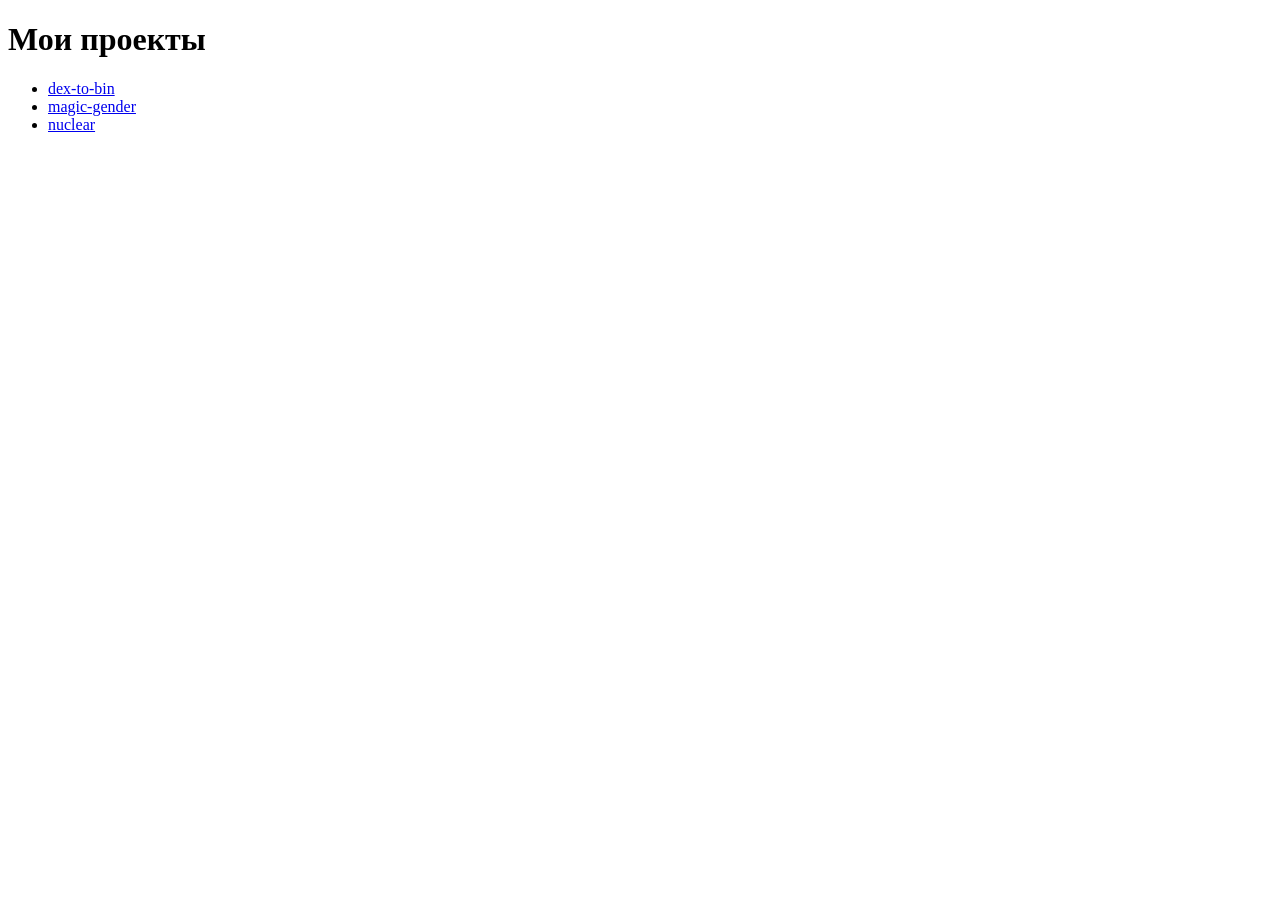
<file: index.html>
<!DOCTYPE html>
<html>
<head>
    <title>Мои проекты</title>
</head>
<body>
    <h1>Мои проекты</h1>
    <ul>
        <li><a href="dex-to-bin/">dex-to-bin</a></li>
        <li><a href="magic-gender/">magic-gender</a></li>
        <li><a href="nuclear/">nuclear</a></li>
    </ul>
</body>
</html>
</file>
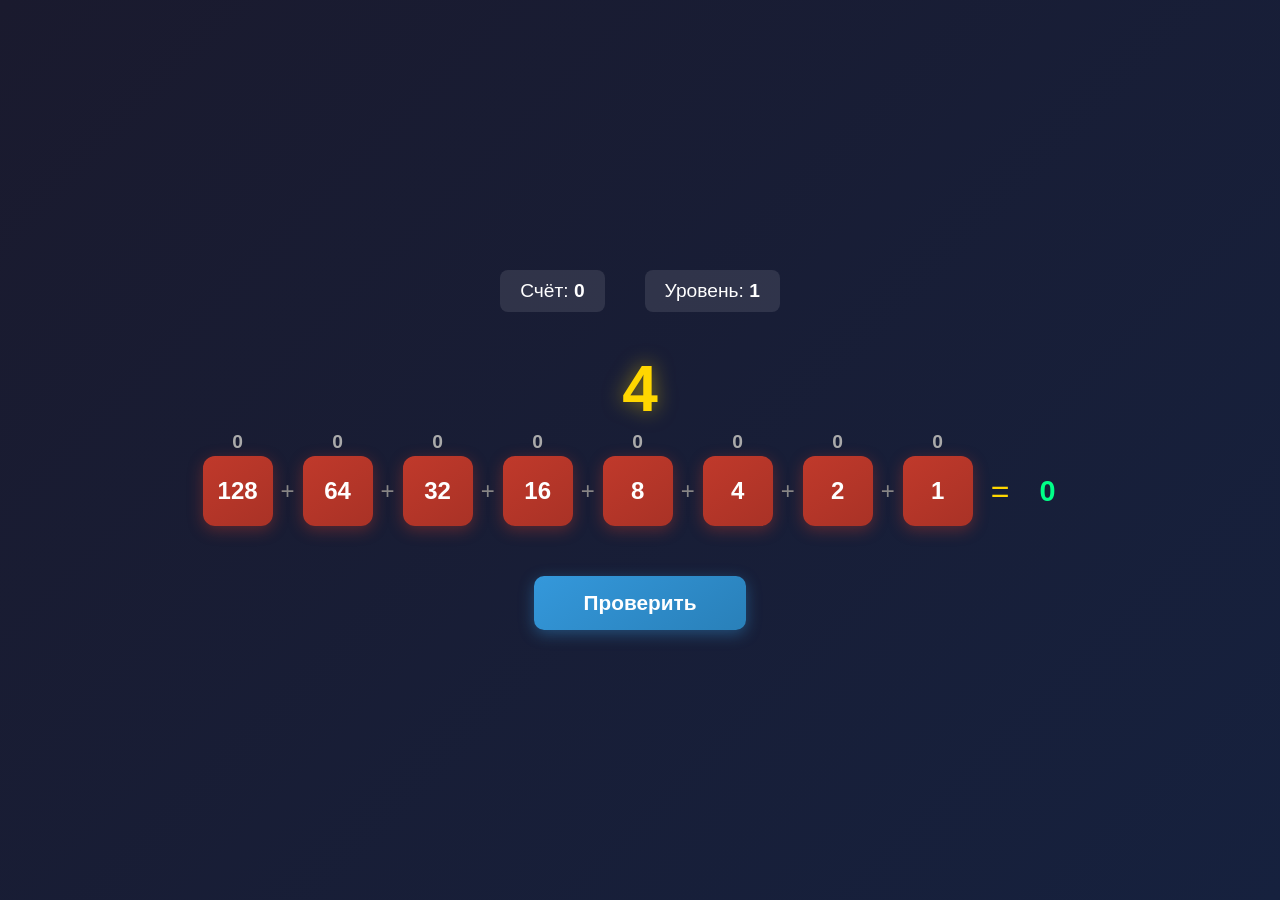
<file: dex-to-bin/index.html>
<!DOCTYPE html>
<html lang="ru">
<head>
    <meta charset="UTF-8">
    <meta name="viewport" content="width=device-width, initial-scale=1.0">
    <title>Десятичное в Двоичное</title>
    <style>
        * {
            margin: 0;
            padding: 0;
            box-sizing: border-box;
            user-select: none;
            -webkit-user-select: none;
        }

        body {
            font-family: 'Segoe UI', Tahoma, Geneva, Verdana, sans-serif;
            min-height: 100vh;
            display: flex;
            flex-direction: column;
            align-items: center;
            justify-content: center;
            background: linear-gradient(135deg, #1a1a2e 0%, #16213e 100%);
            color: #fff;
            padding: 20px;
        }

        .header {
            display: flex;
            gap: 40px;
            margin-bottom: 40px;
            font-size: 1.2rem;
        }

        .header span {
            background: rgba(255,255,255,0.1);
            padding: 10px 20px;
            border-radius: 8px;
        }

        .target-number {
            font-size: 4rem;
            font-weight: bold;
            margin-bottom: 30px;
            color: #ffd700;
            text-shadow: 0 0 20px rgba(255,215,0,0.5);
        }

        .timer-bar {
            width: 100%;
            max-width: 600px;
            height: 8px;
            background: #333;
            border-radius: 4px;
            margin-bottom: 30px;
            overflow: hidden;
            display: none;
        }

        .timer-fill {
            height: 100%;
            background: linear-gradient(90deg, #00ff88, #00cc66);
            transition: width 0.1s linear;
            border-radius: 4px;
        }

        .timer-fill.warning {
            background: linear-gradient(90deg, #ff6b6b, #ee5a5a);
        }

        .buttons-container {
            display: flex;
            align-items: center;
            gap: 8px;
            margin-bottom: 20px;
            flex-wrap: wrap;
            justify-content: center;
        }

        .bit-button {
            position: relative;
            width: 70px;
            height: 70px;
            font-size: 1.5rem;
            font-weight: bold;
            border: none;
            border-radius: 12px;
            cursor: pointer;
            transition: all 0.2s;
            display: flex;
            align-items: center;
            justify-content: center;
        }

        .bit-button.off {
            background: linear-gradient(145deg, #c0392b, #a93226);
            color: #fff;
            box-shadow: 0 4px 15px rgba(192,57,43,0.4);
        }

        .bit-button.on {
            background: linear-gradient(145deg, #27ae60, #1e8449);
            color: #fff;
            box-shadow: 0 4px 15px rgba(39,174,96,0.4);
            transform: scale(1.05);
        }

        .bit-button:hover:not(:disabled) {
            transform: scale(1.1);
        }

        .bit-button:disabled {
            opacity: 0.5;
            cursor: not-allowed;
        }

        .bit-button .value {
            transition: opacity 0.3s;
        }

        .bit-button.hide-value .value {
            opacity: 0;
        }

        .indicator {
            position: absolute;
            top: -25px;
            font-size: 1.2rem;
            font-weight: bold;
            color: #aaa;
            transition: color 0.2s;
        }

        .indicator.active {
            color: #ffd700;
        }

        .operator {
            font-size: 1.5rem;
            color: #888;
        }

        .equals-sign {
            font-size: 2rem;
            color: #ffd700;
            margin-left: 10px;
            transition: opacity 0.3s;
        }

        .sum-display {
            font-size: 1.8rem;
            font-weight: bold;
            color: #00ff88;
            min-width: 60px;
            text-align: center;
            transition: opacity 0.3s;
        }

        .check-btn {
            margin-top: 30px;
            padding: 15px 50px;
            font-size: 1.3rem;
            font-weight: bold;
            border: none;
            border-radius: 10px;
            cursor: pointer;
            background: linear-gradient(145deg, #3498db, #2980b9);
            color: #fff;
            transition: all 0.2s;
            box-shadow: 0 4px 15px rgba(52,152,219,0.4);
        }

        .check-btn:hover:not(:disabled) {
            transform: scale(1.05);
            box-shadow: 0 6px 20px rgba(52,152,219,0.6);
        }

        .check-btn:disabled {
            opacity: 0.5;
            cursor: not-allowed;
        }

        .check-btn.correct {
            background: linear-gradient(145deg, #27ae60, #1e8449);
            box-shadow: 0 4px 20px rgba(39,174,96,0.6);
        }

        .check-btn.wrong {
            background: linear-gradient(145deg, #c0392b, #a93226);
            box-shadow: 0 4px 20px rgba(192,57,43,0.6);
        }

        .message {
            position: fixed;
            top: 50%;
            left: 50%;
            transform: translate(-50%, -50%);
            background: rgba(0,0,0,0.9);
            padding: 40px 60px;
            border-radius: 20px;
            text-align: center;
            z-index: 100;
            display: none;
        }

        .message h2 {
            font-size: 2rem;
            margin-bottom: 10px;
        }

        .message p {
            color: #aaa;
        }

        .level-up {
            position: fixed;
            top: 50%;
            left: 50%;
            transform: translate(-50%, -50%);
            font-size: 3rem;
            font-weight: bold;
            color: #ffd700;
            text-shadow: 0 0 30px rgba(255,215,0,0.8);
            animation: levelUp 1s ease-out forwards;
            pointer-events: none;
            z-index: 50;
        }

        @keyframes levelUp {
            0% { opacity: 0; transform: translate(-50%, -50%) scale(0.5); }
            50% { opacity: 1; transform: translate(-50%, -50%) scale(1.2); }
            100% { opacity: 0; transform: translate(-50%, -50%) scale(1.5) translateY(-50px); }
        }

        .victory {
            position: fixed;
            top: 0;
            left: 0;
            width: 100%;
            height: 100%;
            display: flex;
            flex-direction: column;
            align-items: center;
            justify-content: center;
            background: rgba(0,0,0,0.9);
            z-index: 200;
            animation: fadeIn 0.5s ease-out;
        }

        .victory h1 {
            font-size: 4rem;
            color: #ffd700;
            text-shadow: 0 0 40px rgba(255,215,0,0.8);
            margin-bottom: 20px;
        }

        .victory p {
            font-size: 1.5rem;
            color: #aaa;
        }

        @keyframes fadeIn {
            from { opacity: 0; }
            to { opacity: 1; }
        }

        .confetti {
            position: fixed;
            width: 10px;
            height: 10px;
            pointer-events: none;
            animation: confettiFall 3s linear forwards;
            z-index: 300;
        }

        @keyframes confettiFall {
            0% { transform: translateY(-100vh) rotate(0deg); opacity: 1; }
            100% { transform: translateY(100vh) rotate(720deg); opacity: 0; }
        }
    </style>
</head>
<body>
    <div class="header">
        <span>Счёт: <strong id="score">0</strong></span>
        <span>Уровень: <strong id="level">1</strong></span>
    </div>

    <div class="timer-bar" id="timerBar">
        <div class="timer-fill" id="timerFill"></div>
    </div>

    <div class="target-number" id="targetNumber">0</div>

    <div class="buttons-container" id="buttonsContainer">
        <div class="bit-button off" data-value="128">
            <span class="indicator">0</span>
            <span class="value">128</span>
        </div>
        <span class="operator">+</span>
        <div class="bit-button off" data-value="64">
            <span class="indicator">0</span>
            <span class="value">64</span>
        </div>
        <span class="operator">+</span>
        <div class="bit-button off" data-value="32">
            <span class="indicator">0</span>
            <span class="value">32</span>
        </div>
        <span class="operator">+</span>
        <div class="bit-button off" data-value="16">
            <span class="indicator">0</span>
            <span class="value">16</span>
        </div>
        <span class="operator">+</span>
        <div class="bit-button off" data-value="8">
            <span class="indicator">0</span>
            <span class="value">8</span>
        </div>
        <span class="operator">+</span>
        <div class="bit-button off" data-value="4">
            <span class="indicator">0</span>
            <span class="value">4</span>
        </div>
        <span class="operator">+</span>
        <div class="bit-button off" data-value="2">
            <span class="indicator">0</span>
            <span class="value">2</span>
        </div>
        <span class="operator">+</span>
        <div class="bit-button off" data-value="1">
            <span class="indicator">0</span>
            <span class="value">1</span>
        </div>
        <span class="equals-sign" id="equalsSign">=</span>
        <span class="sum-display" id="sumDisplay">0</span>
    </div>

    <button class="check-btn" id="checkBtn">Проверить</button>

    <script>
        const LEVELS = [
            { minScore: 0, min: 0, max: 7, showTimer: false, showSum: true, showValues: true },
            { minScore: 3, min: 0, max: 15, showTimer: false, showSum: true, showValues: true },
            { minScore: 6, min: 2, max: 31, showTimer: false, showSum: true, showValues: true },
            { minScore: 10, min: 4, max: 63, showTimer: false, showSum: true, showValues: true },
            { minScore: 15, min: 8, max: 127, showTimer: false, showSum: true, showValues: true },
            { minScore: 20, min: 16, max: 255, showTimer: false, showSum: true, showValues: true },
            { minScore: 25, min: 32, max: 255, showTimer: true, showSum: true, showValues: true },
            { minScore: 30, min: 32, max: 255, showTimer: false, showSum: false, showValues: true },
            { minScore: 35, min: 32, max: 255, showTimer: false, showSum: false, showValues: false },
            { minScore: 40, min: 32, max: 255, showTimer: true, showSum: false, showValues: false }
        ];

        let score = 0;
        let level = 1;
        let targetNumber = 0;
        let currentSum = 0;
        let isLocked = false;
        let timerInterval = null;
        let timerStart = 0;
        let timerDuration = 15000;
        let gameWon = false;

        const targetEl = document.getElementById('targetNumber');
        const sumEl = document.getElementById('sumDisplay');
        const scoreEl = document.getElementById('score');
        const levelEl = document.getElementById('level');
        const checkBtn = document.getElementById('checkBtn');
        const timerBar = document.getElementById('timerBar');
        const timerFill = document.getElementById('timerFill');
        const equalsSign = document.getElementById('equalsSign');

        const bitButtons = document.querySelectorAll('.bit-button');

        function getRandomNumber(min, max) {
            return Math.floor(Math.random() * (max - min + 1)) + min;
        }

        function generateNewNumber() {
            let newNumber;
            do {
                const levelConfig = LEVELS[level - 1];
                newNumber = getRandomNumber(levelConfig.min, levelConfig.max);
            } while (newNumber === targetNumber && level > 1);
            return newNumber;
        }

        function updateDisplay() {
            targetEl.textContent = targetNumber;
            sumEl.textContent = currentSum;
            scoreEl.textContent = score;
            levelEl.textContent = level;
            updateLevelVisuals();
        }

        function updateLevelVisuals() {
            const config = LEVELS[level - 1];

            timerBar.style.display = config.showTimer ? 'block' : 'none';
            equalsSign.style.opacity = config.showSum ? '1' : '0';
            sumEl.style.opacity = config.showSum ? '1' : '0';

            bitButtons.forEach(btn => {
                if (config.showValues) {
                    btn.classList.remove('hide-value');
                } else {
                    btn.classList.add('hide-value');
                }
            });
        }

        function checkLevelUp() {
            const nextLevel = level + 1;
            if (nextLevel <= 10 && score >= LEVELS[nextLevel - 1].minScore) {
                level = nextLevel;
                showLevelUp();
                updateLevelVisuals();

                if (level === 10) {
                    startTimer();
                }
            }

            if (score >= 45 && !gameWon) {
                gameWon = true;
                showVictory();
            }
        }

        function showLevelUp() {
            const levelUpEl = document.createElement('div');
            levelUpEl.className = 'level-up';
            levelUpEl.textContent = `Уровень ${level}!`;
            document.body.appendChild(levelUpEl);
            setTimeout(() => levelUpEl.remove(), 1000);
        }

        function toggleBit(button) {
            if (isLocked || button.disabled) return;

            const value = parseInt(button.dataset.value);
            const indicator = button.querySelector('.indicator');

            if (button.classList.contains('off')) {
                button.classList.remove('off');
                button.classList.add('on');
                indicator.textContent = '1';
                indicator.classList.add('active');
                currentSum += value;
            } else {
                button.classList.remove('on');
                button.classList.add('off');
                indicator.textContent = '0';
                indicator.classList.remove('active');
                currentSum -= value;
            }

            updateDisplay();
        }

        function lockButtons(duration) {
            isLocked = true;
            bitButtons.forEach(btn => btn.disabled = true);
            checkBtn.disabled = true;
            setTimeout(() => {
                isLocked = false;
                bitButtons.forEach(btn => btn.disabled = false);
                checkBtn.disabled = false;
            }, duration);
        }

        function resetButtons() {
            bitButtons.forEach(btn => {
                btn.classList.remove('on');
                btn.classList.add('off');
                const indicator = btn.querySelector('.indicator');
                indicator.textContent = '0';
                indicator.classList.remove('active');
            });
            currentSum = 0;
            updateDisplay();
        }

        function stopTimer() {
            if (timerInterval) {
                clearInterval(timerInterval);
                timerInterval = null;
            }
            timerBar.style.display = 'none';
        }

        function startNewRound() {
            stopTimer();
            resetButtons();
            targetNumber = generateNewNumber();
            updateDisplay();

            const config = LEVELS[level - 1];
            if (config.showTimer) {
                startTimer();
            }
        }

        function startTimer() {
            timerBar.style.display = 'block';
            timerStart = Date.now();

            timerInterval = setInterval(() => {
                const elapsed = Date.now() - timerStart;
                const remaining = Math.max(0, timerDuration - elapsed);
                const percentage = (remaining / timerDuration) * 100;

                timerFill.style.width = percentage + '%';

                if (remaining <= 5000) {
                    timerFill.classList.add('warning');
                } else {
                    timerFill.classList.remove('warning');
                }

                if (remaining <= 0) {
                    clearInterval(timerInterval);
                    gameOver();
                }
            }, 100);
        }

        function resetTimer() {
            if (timerInterval) clearInterval(timerInterval);
            timerStart = Date.now();
            timerFill.style.width = '100%';
            timerFill.classList.remove('warning');
        }

        function gameOver() {
            bitButtons.forEach(btn => btn.disabled = true);
            checkBtn.disabled = true;

            const message = document.createElement('div');
            message.className = 'message';
            message.style.display = 'block';
            message.innerHTML = '<h2>Время вышло!</h2><p>Обновите страницу</p>';
            document.body.appendChild(message);
        }

        function showVictory() {
            const victory = document.createElement('div');
            victory.className = 'victory';
            victory.innerHTML = '<h1>Молодец!</h1><p>Вы прошли все уровни. Кузнецов Никита гордится тобой!</p>';
            document.body.appendChild(victory);

            for (let i = 0; i < 50; i++) {
                setTimeout(() => createConfetti(), i * 50);
            }
        }

        function createConfetti() {
            const confetti = document.createElement('div');
            confetti.className = 'confetti';
            confetti.style.left = Math.random() * 100 + 'vw';
            confetti.style.backgroundColor = ['#ffd700', '#ff6b6b', '#00ff88', '#3498db', '#9b59b6'][Math.floor(Math.random() * 5)];
            confetti.style.borderRadius = Math.random() > 0.5 ? '50%' : '0';
            document.body.appendChild(confetti);
            setTimeout(() => confetti.remove(), 3000);
        }

        function checkAnswer() {
            if (isLocked) return;

            lockButtons(500);

            if (currentSum === targetNumber) {
                checkBtn.classList.add('correct');
                score++;
                updateDisplay();
                checkLevelUp();

                setTimeout(() => {
                    checkBtn.classList.remove('correct');
                    const config = LEVELS[level - 1];
                    if (config.showTimer) {
                        resetTimer();
                    }
                    startNewRound();
                }, 500);
            } else {
                checkBtn.classList.add('wrong');
                setTimeout(() => {
                    checkBtn.classList.remove('wrong');
                }, 500);
            }
        }

        bitButtons.forEach(btn => {
            btn.addEventListener('click', () => toggleBit(btn));
        });

        checkBtn.addEventListener('click', checkAnswer);

        startNewRound();
    </script>
</body>
</html>
</file>
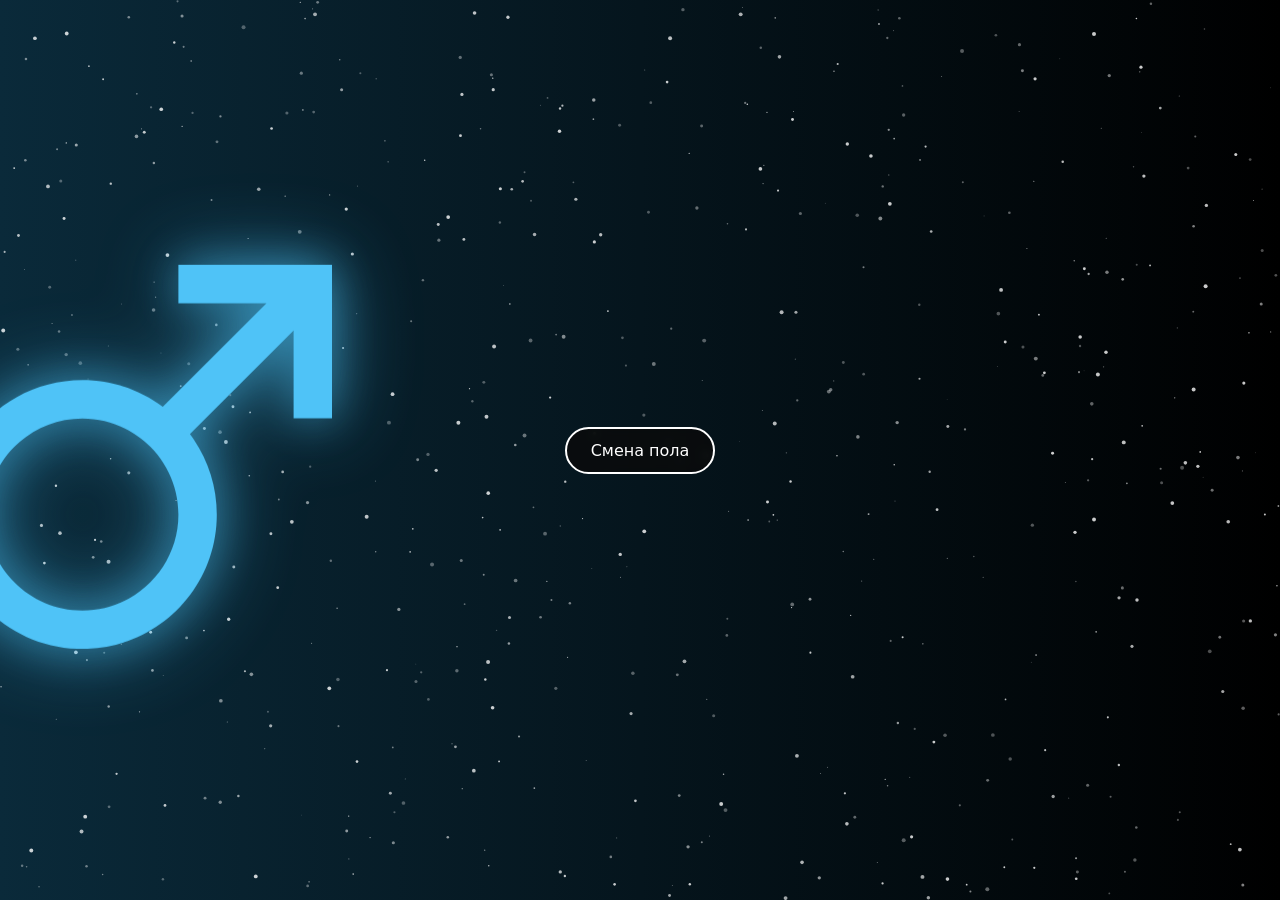
<file: magic-gender/index.html>
<!DOCTYPE html>
<html lang="en">
<head>
    <meta charset="UTF-8">
    <meta name="viewport" content="width=device-width, initial-scale=1.0">
    <link rel="stylesheet" href="./styles.css">
    <title>Magic Gender</title>
    <link rel="icon" href="./male.svg" type="image/svg+xml">
</head>
<body>
    <div class="container">
        <div class="gender-icon" id="genderIcon">
            <svg class="gender-man" width="300px" height="300px" viewBox="0 0 20 20" version="1.1" xmlns="http://www.w3.org/2000/svg">
                <g id="Page-1" stroke="none" stroke-width="1" fill="none" fill-rule="evenodd">
                    <g id="Dribbble-Light-Preview" transform="translate(-60.000000, -2079.000000)" fill="currentColor">
                        <g id="icons" transform="translate(56.000000, 160.000000)">
                            <path d="M11,1937.005 C8.243,1937.005 6,1934.762 6,1932.005 C6,1929.248 8.243,1927.005 11,1927.005 C13.757,1927.005 16,1929.248 16,1932.005 C16,1934.762 13.757,1937.005 11,1937.005 L11,1937.005 Z M16,1919 L16,1921 L20.586,1921 L15.186,1926.402 C14.018,1925.527 12.572,1925.004 11,1925.004 C7.134,1925.004 4,1928.138 4,1932.004 C4,1935.87 7.134,1939.005 11,1939.005 C14.866,1939.005 18,1935.871 18,1932.005 C18,1930.433 17.475,1928.987 16.601,1927.818 L22,1922.419 L22,1927 L24,1927 L24,1919 L16,1919 Z" id="male-[#1364]"></path>
                        </g>
                    </g>
                </g>
            </svg>
            <svg class="gender-woman" width="300px" height="300px" viewBox="-3 0 20 20" xmlns="http://www.w3.org/2000/svg">
                <g id="Page-1" stroke="none" stroke-width="1" fill="none" fill-rule="evenodd">
                    <g id="Dribbble-Light-Preview" transform="translate(-103.000000, -2079.000000)" fill="currentColor">
                        <g id="icons" transform="translate(56.000000, 160.000000)">
                            <path d="M54.010058,1930.97067 C52.6753909,1930.97067 51.421643,1930.45194 50.4775859,1929.51025 C47.3327267,1926.36895 49.5904718,1920.99511 54.010058,1920.99511 C58.4266471,1920.99511 60.6903863,1926.36595 57.5425301,1929.51025 C56.5984729,1930.45194 55.344725,1930.97067 54.010058,1930.97067 M58.9411333,1930.92079 C63.3617184,1926.50661 60.1768991,1919 54.007061,1919 C47.8512088,1919 44.6294265,1926.50661 49.0510106,1930.92079 C50.1609021,1932.02908 51.9840813,1932.67949 52.9830836,1932.88598 L52.9830836,1935.00978 L49.9860767,1935.00978 L49.9860767,1937.00489 L52.9830836,1937.00489 L52.9830836,1939 L54.9810882,1939 L54.9810882,1937.00489 L57.9780951,1937.00489 L57.9780951,1935.00978 L54.9810882,1935.00978 L54.9810882,1932.88598 C56.9790928,1932.67949 57.8302427,1932.02908 58.9411333,1930.92079" id="female-[#1363]"></path>
                        </g>
                    </g>
                </g>
            </svg>
        </div>
        <button class="toggle-btn" id="toggleBtn">Смена пола</button>
    </div>

    <script src="./stars.js" defer></script>
    <script src="./script.js" defer></script>
</body>
</html>
</file>
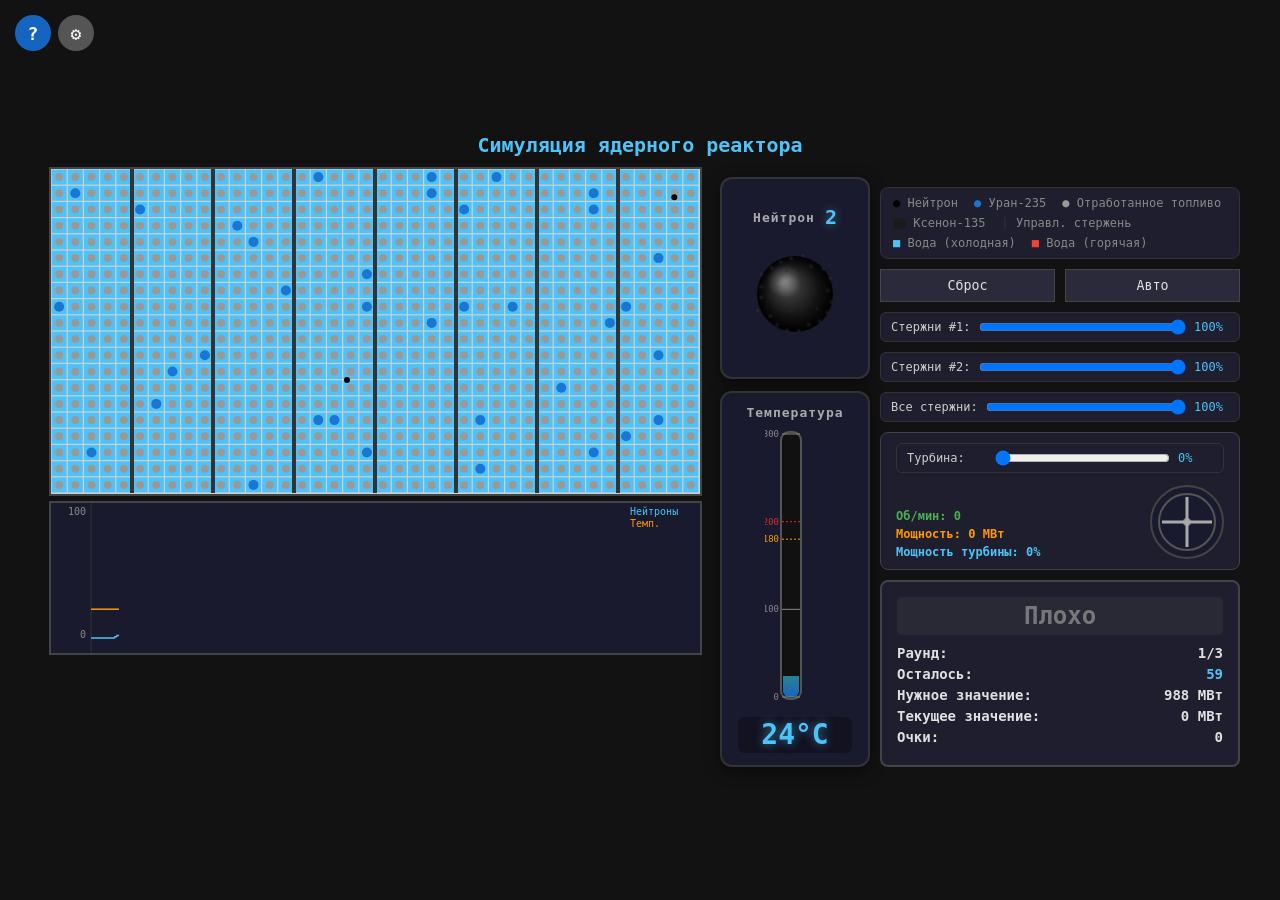
<file: nuclear/index.html>
<!DOCTYPE html>
<html lang="ru">
<head>
  <meta charset="UTF-8">
  <meta name="viewport" content="width=device-width, initial-scale=1.0">
  <title>Симуляция ядерного реактора</title>
  <link rel="stylesheet" href="style.css">
</head>
<body>
  <button id="helpToggle" class="help-toggle">?</button>
  <button id="settingsToggle" class="settings-toggle">&#9881;</button>
  <div id="settingsPanel" class="settings-panel hidden">
    <div class="settings-header">
      <h3>Настройки</h3>
      <button id="settingsClose" class="help-close">&times;</button>
    </div>
    <div class="settings-content">
      <div class="setting-row">
        <label>Левая колонка:</label>
        <input type="range" id="leftColSlider" min="20" max="70" value="50">
        <span id="leftColValue">50%</span>
      </div>
    </div>
  </div>
  <div id="helpPanel" class="help-panel hidden">
    <div class="help-header">
      <h3>Как играть</h3>
      <button id="helpClose" class="help-close">&times;</button>
    </div>
    <div class="help-content">
      <p><b>Цель:</b> Поддерживай мощность турбины вблизи нужного значения из регламента.</p>

      <p><b>Стержни:</b></p>
      <ul>
        <li><b>Стержни #1</b> — управляет чётными стержнями (2, 4, 6...)</li>
        <li><b>Стержни #2</b> — управляет нечётными стержнями (1, 3, 5...)</li>
        <li><b>Все стержни</b> — управляет всеми стержнями</li>
        <li><b>Авто</b> — автоматическое управление по температуре</li>
      </ul>
      <p>Стержни поглощают нейтроны и замедляют деление урана.</p>

      <p><b>Турбина:</b></p>
      <ul>
        <li>Преобразует тепло реактора в электричество (МВт)</li>
        <li>Чем выше обороты — тем больше охлаждение</li>
        <li>Работает от 30°C, максимум при 100°C</li>
      </ul>

      <p><b>Ксенон-135:</b></p>
      <ul>
        <li>Появляется из отработанного топлива</li>
        <li>Поглощает нейтроны (тормозит реакцию)</li>
        <li>Распадается через 20 сек</li>
      </ul>

      <p><b>Опасность:</b></p>
      <ul>
        <li><span style="color:#FF9800">⚠️ 180°C</span> — предупреждение</li>
        <li><span style="color:#D32F2F">☢ 200°C</span> — авария! Стержни не работают</li>
      </ul>

      <p><b>Очки:</b></p>
      <ul>
        <li>3 раунда по 60 сек</li>
        <li>Идеально (&lt;5%): 20 очков/сек</li>
        <li>Хорошо (5-15%): 1-10 очков/сек</li>
        <li>Плохо (&gt;15%): 0 очков</li>
      </ul>
    </div>
  </div>
  <h1>Симуляция ядерного реактора</h1>
  <div id="warning" class="warning hidden"></div>
  <div class="main-layout">
    <div class="left-panel">
      <canvas id="reactor"></canvas>
      <canvas id="graph"></canvas>
    </div>
    <div class="center-panel">
      <div class="neutron-card">
        <div class="neutron-card-header">
          <span class="neutron-label">Нейтрон</span>
          <span id="neutronCount" class="neutron-value">0</span>
        </div>
        <canvas id="neutronSphere" width="120" height="120"></canvas>
      </div>
      <div class="temp-card">
        <div class="temp-card-header">Температура</div>
        <div class="thermometer-container">
          <canvas id="tempGauge" width="60"></canvas>
        </div>
        <span id="avgTemp" class="temp-value">24°C</span>
        <div id="tempWarning" class="temp-warning-row hidden">
          <span id="tempWarningLabel" class="temp-warning-label"></span>
        </div>
      </div>
    </div>
    <div class="right-panel">
      <div class="legend">
        <span><span style="color:#000;">●</span> Нейтрон</span>
        <span><span style="color:#1976D2;">●</span> Уран-235</span>
        <span><span style="color:#999;">●</span> Отработанное топливо</span>
        <span><span style="color:#1a1a1a;">⬤</span> Ксенон-135</span>
        <span><span style="color:#333;">|</span> Управл. стержень</span>
        <span><span style="color:#4FC3F7;">■</span> Вода (холодная)</span>
        <span><span style="color:#F44336;">■</span> Вода (горячая)</span>
      </div>
      <div class="controls-row">
        <button id="reset">Сброс</button>
        <button id="autoBtn">Авто</button>
      </div>
      <div class="rod-control">
        <label>Стержни #1:</label>
        <input type="range" id="rodSliderEven" min="0" max="100" value="0">
        <span class="rod-value" id="rodValueEven">0%</span>
      </div>
      <div class="rod-control">
        <label>Стержни #2:</label>
        <input type="range" id="rodSliderOdd" min="0" max="100" value="100">
        <span class="rod-value" id="rodValueOdd">100%</span>
      </div>
      <div class="rod-control">
        <label>Все стержни:</label>
        <input type="range" id="rodSliderAll" min="0" max="100" value="100">
        <span class="rod-value" id="rodValueAll">100%</span>
      </div>
      <div class="turbine-section">
        <div class="rod-control">
          <label>Турбина:</label>
          <input type="range" id="turbineSlider" min="0" max="100" value="0">
          <span class="rod-value" id="turbineValue">0%</span>
        </div>
        <div class="turbine-bottom">
          <div class="turbine-stats">
            <span id="turbineRPM">Об/мин: 0</span>
            <span id="turbinePower">Мощность: 0 МВт</span>
            <span id="turbinePercent">Мощность турбины: 0%</span>
            <span id="mobileNeutrons" class="mobile-only">Нейтроны: 0</span>
            <span id="mobileTemp" class="mobile-only">Температура: 24°C</span>
          </div>
          <canvas id="fanCanvas" width="70" height="70"></canvas>
        </div>
      </div>
      <div id="scorePanel" class="score-panel">
        <div id="scoreStatus" class="score-status bad">Ожидание</div>
        <div class="score-row">
          <span class="score-label">Раунд:</span>
          <span id="roundDisplay" class="score-value">1/3</span>
        </div>
        <div class="score-row">
          <span class="score-label">Осталось:</span>
          <span id="roundTimerDisplay" class="score-value timer">60</span>
        </div>
        <div class="score-row">
          <span class="score-label">Нужное значение:</span>
          <span id="targetValue" class="score-value">800 МВт</span>
        </div>
        <div class="score-row">
          <span class="score-label">Текущее значение:</span>
          <span id="currentPowerDisplay" class="score-value">0 MW</span>
        </div>
        <div class="score-row">
          <span class="score-label">Очки:</span>
          <span id="scoreDisplay" class="score-value">0</span>
        </div>

      </div>
    </div>
  </div>
  <div id="gameOverModal" class="modal hidden">
    <div class="modal-content">
      <h2>Игра окончена!</h2>
      <div class="final-score">Очки: <span id="finalScore">0</span></div>
      <div class="modal-buttons">
        <button id="btnContinue">Продолжить</button>
        <button id="btnFinish">Закончить</button>
      </div>
    </div>
  </div>
  <script src="config.js"></script>
  <script src="main.js"></script>
</body>
</html>
</file>
<file: magic-gender/styles.css>
* {
    margin: 0;
    padding: 0;
    box-sizing: border-box;
}

#starsCanvas {
    position: fixed;
    top: 0;
    left: 0;
    width: 100%;
    height: 100%;
    pointer-events: none;
    z-index: 0;
}

html, body {
    height: 100%;
    overflow: hidden;
}

body {
    display: flex;
    align-items: center;
    justify-content: center;
    min-height: 100vh;
    transition: background 1.2s cubic-bezier(0.4, 0, 0.2, 1);
}

/* Десктоп: градиент слева направо */
@media (min-width: 769px) {
    body {
        background: linear-gradient(90deg, #0a2a3a 0%, #000000 100%);
    }
    body.woman-bg {
        background: linear-gradient(90deg, #000000 0%, #3a0a2a 100%);
    }
}

/* Телефон: градиент сверху вниз */
@media (max-width: 768px) {
    body {
        background: linear-gradient(180deg, #0a2a3a 0%, #000000 100%);
    }
    body.woman-bg {
        background: linear-gradient(180deg, #000000 0%, #3a0a2a 100%);
    }
}

.container {
    display: flex;
    align-items: center;
    justify-content: center;
    gap: 60px;
    position: relative;
    width: 100%;
    z-index: 1;
}

.gender-icon {
    width: 30%;
    min-width: 200px;
    max-width: 400px;
    aspect-ratio: 1;
    display: flex;
    align-items: center;
    justify-content: center;
    position: absolute;
    will-change: transform;
    z-index: 2;
}

/* Десктоп: иконка движется по горизонтали */
@media (min-width: 769px) {
    .gender-icon {
        left: 50%;
    }
}

/* Телефон: иконка движется по вертикали */
@media (max-width: 768px) {
    .gender-icon {
        top: 50%;
        left: 50%;
    }
}

.gender-icon svg {
    width: 100%;
    height: 100%;
    position: absolute;
    transition: opacity 0.2s cubic-bezier(1, 0, 0, 1),
                transform 0.8s cubic-bezier(0.34, 1.1, 0.64, 1),
                color 0.3s cubic-bezier(0.34, 1.1, 0.64, 1);
}

.gender-man {
    display: block;
    opacity: 1;
    transform: rotate(0deg);
    transition: color 0.3s cubic-bezier(0.34, 1.1, 0.64, 1);
}

.gender-woman {
    display: block;
    opacity: 0;
    transform: rotate(220deg);
    transition: color 0.3s cubic-bezier(0.34, 1.1, 0.64, 1);
}

.gender-icon.woman .gender-man {
    opacity: 0;
    transform: rotate(-230deg);
    color: #f48fb1;
}

.gender-icon.woman .gender-woman {
    opacity: 1;
    transform: rotate(0deg);
    color: #f48fb1;
}

.gender-icon:not(.woman) .gender-man {
    color: #4fc3f7;
}

.gender-icon:not(.woman) .gender-woman {
    color: #4fc3f7;
}

/* Кнопка — одинаковая на всех устройствах (по центру) */
.toggle-btn {
    z-index: 10;
    padding: 12px 24px;
    font-size: 16px;
    font-weight: 500;
    border: 2px solid #fff;
    background: rgba(10, 10, 10, 0.8);
    backdrop-filter: blur(5px);
    color: #fff;
    cursor: pointer;
    border-radius: 50px;
    transition: all 0.3s ease;
    white-space: nowrap;
    font-family: system-ui, -apple-system, sans-serif;
    position: relative;
}

/* Телефон: чуть шире кнопка, но тоже по центру */
@media (max-width: 768px) {
    .toggle-btn {
        padding: 14px 28px;
        font-size: 18px;
    }
}

.toggle-btn:hover {
    background: #fff;
    color: #0a0a0a;
    box-shadow: 0 0 30px rgba(255, 255, 255, 0.8);
    transform: scale(1.05);
}
</file>
<file: nuclear/style.css>
* { margin: 0; padding: 0; box-sizing: border-box; }

body {
  background: #121212;
  display: flex;
  flex-direction: column;
  align-items: center;
  justify-content: center;
  min-height: 100vh;
  font-family: monospace;
  color: #e0e0e0;
  position: relative;
  padding: 10px;
}

.help-toggle {
  position: fixed;
  top: 15px;
  left: 15px;
  width: 36px;
  height: 36px;
  border-radius: 50%;
  background: #1565c0;
  color: white;
  border: none;
  font-size: 18px;
  font-weight: bold;
  cursor: pointer;
  z-index: 300;
  display: flex;
  align-items: center;
  justify-content: center;
}

.help-toggle:hover { background: #1976D2; }

.settings-toggle {
  position: fixed;
  top: 15px;
  left: 58px;
  width: 36px;
  height: 36px;
  border-radius: 50%;
  background: #555;
  color: white;
  border: none;
  font-size: 18px;
  cursor: pointer;
  z-index: 300;
  display: flex;
  align-items: center;
  justify-content: center;
}

.settings-toggle:hover { background: #777; }

.settings-panel {
  position: fixed;
  top: 0;
  left: 0;
  width: 280px;
  height: 100vh;
  background: #1e1e2e;
  border-right: 2px solid #444;
  z-index: 250;
  overflow-y: auto;
  padding: 15px;
  font-size: 13px;
  line-height: 1.5;
}

.settings-panel.hidden { display: none; }

.settings-header {
  display: flex;
  justify-content: space-between;
  align-items: center;
  margin-bottom: 15px;
  border-bottom: 1px solid #444;
  padding-bottom: 8px;
}

.settings-header h3 {
  color: #4FC3F7;
}

.settings-content {
  display: flex;
  flex-direction: column;
  gap: 15px;
}

.setting-row {
  display: flex;
  flex-direction: column;
  gap: 6px;
}

.setting-row label {
  color: #ccc;
  font-size: 12px;
}

.setting-row span {
  color: #4FC3F7;
  font-weight: bold;
}

.help-panel {
  position: fixed;
  top: 0;
  left: 0;
  width: 340px;
  height: 100vh;
  background: #1e1e2e;
  border-right: 2px solid #333;
  z-index: 250;
  overflow-y: auto;
  padding: 15px;
  font-size: 13px;
  line-height: 1.5;
}

.help-panel.hidden { display: none; }

.help-header {
  display: flex;
  justify-content: space-between;
  align-items: center;
  margin-bottom: 10px;
  border-bottom: 1px solid #444;
  padding-bottom: 8px;
}

.help-header h3 {
  color: #4FC3F7;
}

.help-close {
  background: none;
  border: none;
  font-size: 24px;
  cursor: pointer;
  color: #aaa;
  padding: 0 5px;
}

.help-close:hover { color: #fff; }

.help-content p {
  margin-bottom: 8px;
}

.help-content ul {
  margin: 0 0 8px 15px;
}

.help-content li {
  margin-bottom: 3px;
}

h1 {
  margin-bottom: 10px;
  font-size: 20px;
  color: #4FC3F7;
}

canvas {
  border: 2px solid #444;
  background: #d0d0d0;
  display: block;
  max-width: 100%;
}

.stats {
  margin-top: 5px;
  display: flex;
  gap: 30px;
  font-size: 14px;
  font-weight: bold;
  color: #ccc;
}

.neutron-card-header {
  display: flex;
  align-items: center;
  gap: 10px;
}

.neutron-label {
  color: #aaa;
  font-size: 13px;
  font-family: monospace;
  font-weight: bold;
  letter-spacing: 1px;
}

.neutron-value {
  color: #4FC3F7;
  font-size: 20px;
  font-family: monospace;
  font-weight: bold;
  text-shadow: 0 0 8px rgba(79,195,247,0.5);
}

.temp-card-header {
  color: #aaa;
  font-size: 13px;
  font-family: monospace;
  font-weight: bold;
  letter-spacing: 1px;
}

.thermometer-container {
  display: flex;
  align-items: center;
  justify-content: center;
  flex: 1 1 auto;
}

.temp-value {
  font-size: 28px;
  font-family: monospace;
  font-weight: bold;
  color: #4FC3F7;
  text-shadow: 0 0 10px rgba(79,195,247,0.6);
  text-align: center;
  margin-top: 6px;
  line-height: 1;
  background: rgba(0,0,0,0.3);
  padding: 4px 10px;
  border-radius: 6px;
  width: 100%;
  display: block;
}

.temp-value.warning {
  color: #FFD54F !important;
  text-shadow: 0 0 12px rgba(255,213,79,0.7) !important;
  background: rgba(255,152,0,0.1) !important;
}

.temp-value.danger {
  color: #FF5252 !important;
  text-shadow: 0 0 14px rgba(255,82,82,0.8) !important;
  background: rgba(255,82,82,0.1) !important;
}

.temp-warning-label {
  font-size: 10px;
  font-family: monospace;
  font-weight: bold;
  padding: 2px 6px;
  border-radius: 4px;
  text-align: center;
  letter-spacing: 1px;
}

.temp-warning-label.warning-state {
  color: #FF9800;
  background: rgba(255,152,0,0.12);
  border: 1px solid rgba(255,152,0,0.4);
}

.temp-warning-label.danger-state {
  color: #FF5252;
  background: rgba(255,82,82,0.12);
  border: 1px solid rgba(255,82,82,0.4);
}

.temp-warning-label.hidden {
  display: none;
}

.temp-warning-row {
  display: flex;
  align-items: center;
  justify-content: center;
}

.temp-warning-row.hidden {
  display: none;
}

@keyframes tempPulse {
  0%, 100% { opacity: 1; }
  50% { opacity: 0.5; }
}

.main-layout {
  display: flex;
  gap: 20px;
  align-items: stretch;
  width: 100%;
  max-width: 1200px;
}

.left-panel {
  display: flex;
  flex-direction: column;
  align-items: center;
  flex: 0 0 60%;
}

.center-panel {
  display: flex;
  flex-direction: column;
  align-items: center;
  gap: 12px;
  margin-top: 10px;
  flex: 0 0 10%;
  min-width: 130px;
}

.right-panel {
  display: flex;
  flex-direction: column;
  align-items: stretch;
  gap: 10px;
  margin-top: 10px;
  flex: 0 0 30%;
  align-self: flex-start;
}

.left-panel {
  display: flex;
  flex-direction: column;
  align-items: center;
  flex: 1;
}

#reactor {
  flex: 0 0 auto;
}

#graph {
  background: #0d1117;
  margin-top: 5px;
  flex: 0 0 auto;
}

#neutronSphere {
  flex: 0 0 auto;
  border-radius: 50%;
  background: transparent;
  border: none;
}

.neutron-card {
  background: #1a1a2e;
  border: 2px solid #333;
  border-radius: 12px;
  padding: 12px 16px;
  display: flex;
  flex-direction: column;
  align-items: center;
  gap: 8px;
  box-shadow: 0 4px 15px rgba(0,0,0,0.5);
  width: 150px;
  flex: 1;
  justify-content: center;
  min-height: 100px;
}

.temp-card {
  background: #1a1a2e;
  border: 2px solid #333;
  border-radius: 12px;
  padding: 12px 16px;
  display: flex;
  flex-direction: column;
  align-items: center;
  gap: 6px;
  box-shadow: 0 4px 15px rgba(0,0,0,0.5);
  width: 150px;
  flex: 2;
  position: relative;
  z-index: 101;
  min-height: 140px;
}

#tempGauge {
  border: none;
  background: transparent;
  width: 60px;
  height: 100%;
}

.controls-row {
  display: flex;
  gap: 10px;
  justify-content: center;
}

.controls-row button {
  flex: 1;
}

button {
  padding: 8px 16px;
  background: #2a2a3a;
  color: #e0e0e0;
  border: 1px solid #444;
  cursor: pointer;
  font-family: monospace;
}

button:hover { background: #3a3a4a; }

button.active {
  background: #1565c0;
  color: #fff;
  border-color: #1565c0;
}

.rod-control {
  display: flex;
  align-items: center;
  gap: 8px;
  background: #1e1e2e;
  padding: 6px 10px;
  border-radius: 6px;
  border: 1px solid #333;
}

.rod-control label {
  font-size: 12px;
  color: #ccc;
  min-width: 80px;
}

input[type="range"] {
  flex: 1;
  cursor: pointer;
  min-width: 0;
}

.rod-value {
  font-size: 12px;
  color: #4FC3F7;
  min-width: 35px;
}

.legend {
  margin-top: 10px;
  font-size: 12px;
  color: #888;
  background: #1e1e2e;
  border: 1px solid #333;
  border-radius: 8px;
  padding: 8px 12px;
  display: flex;
  flex-wrap: wrap;
  gap: 6px 16px;
}

.legend span {
  white-space: nowrap;
}

.turbine-section {
  display: flex;
  flex-direction: column;
  gap: 8px;
  background: #1e1e2e;
  padding: 10px 15px;
  border-radius: 8px;
  border: 1px solid #444;
}

.turbine-stats {
  display: flex;
  flex-direction: column;
  gap: 4px;
  font-size: 12px;
  font-weight: bold;
}

.turbine-bottom {
  display: flex;
  align-items: flex-end;
  justify-content: space-between;
  margin-top: 4px;
}

.turbine-stats {
  display: flex;
  flex-direction: column;
  gap: 4px;
  font-size: 12px;
  font-weight: bold;
}

#fanCanvas {
  border: 2px solid #444;
  border-radius: 50%;
  background: #1a1a2e;
  flex-shrink: 0;
}

#turbineRPM {
  color: #4CAF50;
}

#turbinePower {
  color: #FF9800;
}

#turbinePercent {
  color: #4FC3F7;
  font-weight: bold;
}

.score-panel {
  padding: 15px;
  border: 2px solid #444;
  border-radius: 8px;
  background: #1e1e2e;
  font-size: 14px;
  font-weight: bold;
  min-width: 280px;
  width: 100%;
}

.score-panel.hidden {
  display: none;
}

.score-status {
  font-size: 24px;
  text-align: center;
  margin-bottom: 10px;
  padding: 5px;
  border-radius: 5px;
}

.score-status.perfect {
  color: #4CAF50;
  animation: blinkGreen 0.5s infinite;
}

.score-status.good {
  color: #8BC34A;
  background: rgba(139,195,74,0.1);
}

.score-status.bad {
  color: #777;
  background: rgba(100,100,100,0.15);
}

.score-row {
  display: flex;
  justify-content: space-between;
  margin: 5px 0;
}

.timer {
  color: #4FC3F7;
}

@keyframes blinkGreen {
  0%, 100% { opacity: 1; background: rgba(76,175,80,0.15); }
  50% { opacity: 0.6; background: rgba(76,175,80,0.25); }
}

.modal {
  position: fixed;
  top: 0;
  left: 0;
  width: 100%;
  height: 100%;
  background: rgba(0, 0, 0, 0.8);
  display: flex;
  justify-content: center;
  align-items: center;
  z-index: 200;
}

.modal.hidden {
  display: none;
}

.modal-content {
  background: #1e1e2e;
  padding: 30px;
  border-radius: 10px;
  text-align: center;
  min-width: 300px;
  border: 1px solid #444;
}

.modal-content h2 {
  margin-bottom: 20px;
  color: #e0e0e0;
}

.final-score {
  font-size: 36px;
  color: #FF9800;
  margin-bottom: 30px;
}

.modal-buttons {
  display: flex;
  gap: 15px;
  justify-content: center;
}

.modal-buttons button {
  padding: 12px 24px;
  font-size: 16px;
  cursor: pointer;
  border-radius: 5px;
}

.warning {
  font-size: 20px;
  font-weight: bold;
  margin-bottom: 10px;
  padding: 6px 16px;
  border-radius: 5px;
  position: fixed;
  top: 10px;
  left: 50%;
  transform: translateX(-50%);
  z-index: 100;
}

.warning.hidden {
  display: none;
}

.warning.danger {
  color: #FF9800;
  background: rgba(255,152,0,0.15);
  border: 2px solid #FF9800;
}

.warning.accident {
  color: #D32F2F;
  background: rgba(211,47,47,0.15);
  border: 2px solid #D32F2F;
  animation: blink 0.5s infinite;
}

@keyframes blink {
  0%, 100% { opacity: 1; }
  50% { opacity: 0.3; }
}

.mobile-stats {
  display: none;
}

.mobile-only {
  display: none;
}

#mobileNeutrons {
  color: #4FC3F7;
}

#mobileTemp {
  color: #FF9800;
}

@media (max-width: 768px) {
  .main-layout {
    flex-direction: column;
    align-items: center;
  }

  .left-panel,
  .center-panel,
  .right-panel {
    flex: 0 0 auto;
    width: 100%;
    max-width: 100%;
  }

  .center-panel {
    display: none;
  }

  .right-panel {
    align-self: stretch;
  }

  .right-panel > .legend { order: 3; }
  .right-panel > .controls-row { order: 5; }
  .right-panel > :nth-child(3) { order: 6; }
  .right-panel > :nth-child(4) { order: 7; }
  .right-panel > :nth-child(5) { order: 0; }
  .right-panel > .turbine-section { order: 1; }
  .right-panel > .score-panel { order: 2; }

  .mobile-stats {
    display: flex;
    flex-direction: column;
    gap: 4px;
    margin-top: 8px;
    padding-top: 8px;
    border-top: 1px solid #444;
  }

  .mobile-only {
    display: inline;
  }
}
</file>
